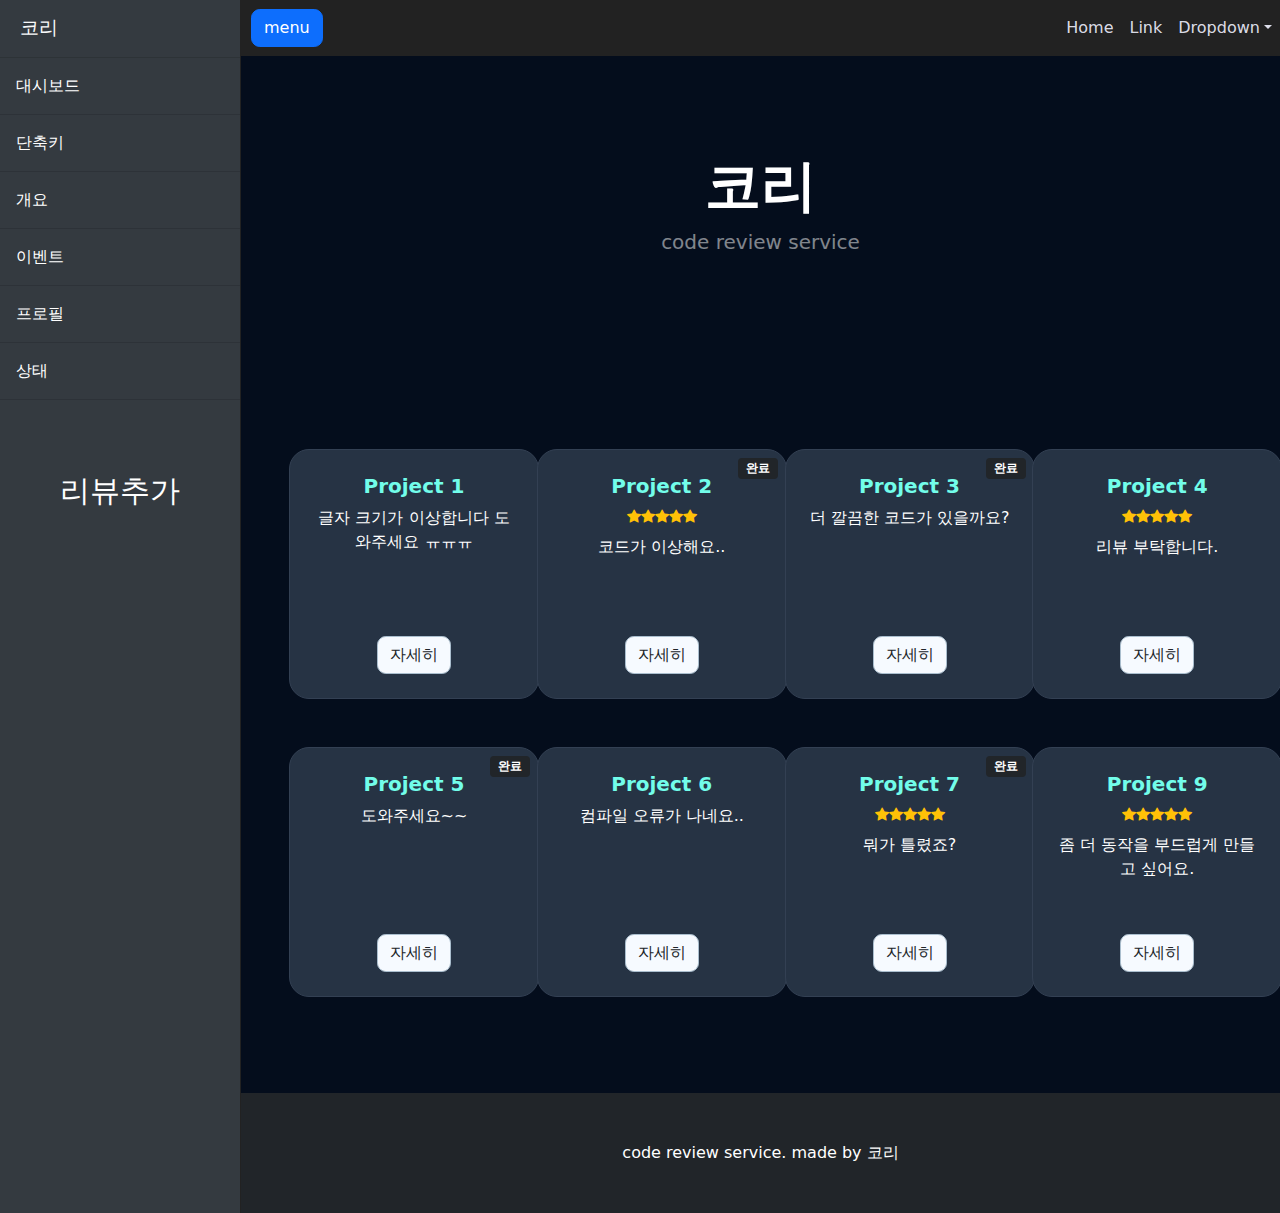
<file: main/index.html>
<!DOCTYPE html>
<html lang="en">
    <head>
        <meta charset="utf-8" />
        <meta name="viewport" content="width=device-width, initial-scale=1, shrink-to-fit=no" />
        <meta name="description" content="" />
        <meta name="author" content="" />
        <title>코리뷰 아이디어톤</title>
        <!-- Favicon-->
        <link rel="icon" type="image/x-icon" href="assets/favicon.ico" />
        <!-- Bootstrap icons-->
        <link href="https://cdn.jsdelivr.net/npm/bootstrap-icons@1.5.0/font/bootstrap-icons.css" rel="stylesheet" />
        <!-- Core theme CSS (includes Bootstrap)-->
        <link href="css/styles.css" rel="stylesheet" />
    </head>
    <body>
        <div class="d-flex" id="wrapper">
            <!-- Sidebar-->
            <div class="border-end bg-graydark" id="sidebar-wrapper">
                <div class="sidebar-heading border-bottom-navy bg-graydark">코리</div>
                <div class="list-group list-group-flush">
                    <a class="list-group-item list-group-item-action list-group-item-light p-3" href="#!">대시보드</a>
                    <a class="list-group-item list-group-item-action list-group-item-light p-3" href="#!">단축키</a>
                    <a class="list-group-item list-group-item-action list-group-item-light p-3" href="#!">개요</a>
                    <a class="list-group-item list-group-item-action list-group-item-light p-3" href="#!">이벤트</a>
                    <a class="list-group-item list-group-item-action list-group-item-light p-3" href="#!">프로필</a>
                    <a class="list-group-item list-group-item-action list-group-item-light p-3" href="#!">상태</a>
                    <a class="list-group-item list-group-item-action list-group-item-light p-3" href="#!" id="review">리뷰추가</a>
                </div>
            </div>
            <!-- Page content wrapper-->
            <div id="page-content-wrapper">
                <!-- Top navigation-->
                <nav class="navbar navbar-expand-lg navbar-light bg-lightdark">
                    <div class="container-fluid">
                        <button class="btn btn-primary" id="sidebarToggle">menu</button>
                        <button class="navbar-toggler" type="button" data-bs-toggle="collapse" data-bs-target="#navbarSupportedContent" aria-controls="navbarSupportedContent" aria-expanded="false" aria-label="Toggle navigation"><span class="navbar-toggler-icon"></span></button>
                        <div class="collapse navbar-collapse" id="navbarSupportedContent">
                            <ul class="navbar-nav ms-auto mt-2 mt-lg-0">
                                <li class="nav-item active"><a class="nav-link" href="#!">Home</a></li>
                                <li class="nav-item"><a class="nav-link" href="#!">Link</a></li>
                                <li class="nav-item dropdown">
                                    <a class="nav-link dropdown-toggle" id="navbarDropdown" href="#" role="button" data-bs-toggle="dropdown" aria-haspopup="true" aria-expanded="false">Dropdown</a>
                                    <div class="dropdown-menu dropdown-menu-end" aria-labelledby="navbarDropdown">
                                        <a class="dropdown-item" href="#!">Hello!</a>
                                        <a class="dropdown-item" href="#!">Created by</a>
                                        <div class="dropdown-divider"></div>
                                        <a class="dropdown-item" href="#!">June-K</a>
                                    </div>
                                </li>
                            </ul>
                        </div>
                    </div>
                </nav>
                <!-- Page content-->
                <div class="container-fluid">
                    <!-- Header-->
        <header class="bg-img py-5">
            <div class="container px-4 px-lg-5 my-5">
                <div class="text-center text-white">
                    <h1 class="display-4 fw-bolder2">코리</h1>
                    <p class="lead fw-normal text-white-50 mb-0">code review service</p>
                </div>
            </div>
        </header>
        <!-- Section-->
        <section class="py-5">
            <div class="container px-4 px-lg-5 mt-5">
                <div class="row gx-4 gx-lg-5 row-cols-2 row-cols-md-3 row-cols-xl-4 justify-content-center">
                    <div class="col mb-5">
                        <div class="card h-100">
                            <!-- Product details-->
                            <div class="card-body p-4">
                                <div class="text-center text-white">
                                    <!-- Product name-->
                                    <h5 class="fw-bolder">Project 1</h5>
                                    <!-- Product price-->
                                    글자 크기가 이상합니다 도와주세요 ㅠㅠㅠ
                                </div>
                            </div>
                            <!-- Product actions-->
                            <div class="card-footer p-4 pt-0 border-top-0 bg-transparent">
                                <div class="text-center"><a class="btn btn-outline-dark mt-auto" href="../detail/detail.html">자세히</a></div>
                            </div>
                        </div>
                    </div>
                    <div class="col mb-5">
                        <div class="card h-100">
                            <!-- Sale badge-->
                            <div class="badge bg-dark text-white position-absolute" style="top: 0.5rem; right: 0.5rem">완료</div>
                            <!-- Product image-->
                            <!-- Product details-->
                            <div class="card-body p-4">
                                <div class="text-center text-white">
                                    <!-- Product name-->
                                    <h5 class="fw-bolder">Project 2</h5>
                                    <!-- Product reviews-->
                                    <div class="d-flex justify-content-center small text-warning mb-2">
                                        <div class="bi-star-fill"></div>
                                        <div class="bi-star-fill"></div>
                                        <div class="bi-star-fill"></div>
                                        <div class="bi-star-fill"></div>
                                        <div class="bi-star-fill"></div>
                                    </div>
                                    <!-- Product price-->
                                    코드가 이상해요..
                                </div>
                            </div>
                            <!-- Product actions-->
                            <div class="card-footer p-4 pt-0 border-top-0 bg-transparent">
                                <div class="text-center"><a class="btn btn-outline-dark mt-auto" href="../detail/detail.html">자세히</a></div>
                            </div>
                        </div>
                    </div>
                    <div class="col mb-5">
                        <div class="card h-100">
                            <!-- Sale badge-->
                            <div class="badge bg-dark text-white position-absolute" style="top: 0.5rem; right: 0.5rem">완료</div>
                            <!-- Product image-->
                            <!-- Product details-->
                            <div class="card-body p-4">
                                <div class="text-center text-white" >
                                    <!-- Product name-->
                                    <h5 class="fw-bolder">Project 3</h5>
                                    <!-- Product price-->
                                    더 깔끔한 코드가 있을까요?
                                </div>
                            </div>
                            <!-- Product actions-->
                            <div class="card-footer p-4 pt-0 border-top-0 bg-transparent">
                                <div class="text-center"><a class="btn btn-outline-dark mt-auto" href="../detail/detail.html"> 자세히 </a></div>
                            </div>
                        </div>
                    </div>
                    <div class="col mb-5">
                        <div class="card h-100">
                            <!-- Product image-->
                            <!-- Product details-->
                            <div class="card-body p-4">
                                <div class="text-center text-white">
                                    <!-- Product name-->
                                    <h5 class="fw-bolder">Project 4</h5>
                                    <!-- Product reviews-->
                                    <div class="d-flex justify-content-center small text-warning mb-2">
                                        <div class="bi-star-fill"></div>
                                        <div class="bi-star-fill"></div>
                                        <div class="bi-star-fill"></div>
                                        <div class="bi-star-fill"></div>
                                        <div class="bi-star-fill"></div>
                                    </div>
                                    <!-- Product price-->
                                    리뷰 부탁합니다.
                                </div>
                            </div>
                            <!-- Product actions-->
                            <div class="card-footer p-4 pt-0 border-top-0 bg-transparent">
                                <div class="text-center"><a class="btn btn-outline-dark mt-auto" href="../detail/detail.html"> 자세히 </a></div>
                            </div>
                        </div>
                    </div>
                    <div class="col mb-5">
                        <div class="card h-100">
                            <!-- Sale badge-->
                            <div class="badge bg-dark text-white position-absolute" style="top: 0.5rem; right: 0.5rem">완료</div>
                            <!-- Product image-->
                            <!-- Product details-->
                            <div class="card-body p-4">
                                <div class="text-center text-white" >
                                    <!-- Product name-->
                                    <h5 class="fw-bolder">Project 5</h5>
                                    <!-- Product price-->
                                    도와주세요~~
                                </div>
                            </div>
                            <!-- Product actions-->
                            <div class="card-footer p-4 pt-0 border-top-0 bg-transparent">
                                <div class="text-center"><a class="btn btn-outline-dark mt-auto" href="../detail/detail.html">자세히</a></div>
                            </div>
                        </div>
                    </div>
                    <div class="col mb-5">
                        <div class="card h-100">
                            <!-- Product image-->
                            <!-- Product details-->
                            <div class="card-body p-4">
                                <div class="text-center text-white" >
                                    <!-- Product name-->
                                    <h5 class="fw-bolder">Project 6</h5>
                                    <!-- Product price-->
                                    컴파일 오류가 나네요..
                                </div>
                            </div>
                            <!-- Product actions-->
                            <div class="card-footer p-4 pt-0 border-top-0 bg-transparent">
                                <div class="text-center"><a class="btn btn-outline-dark mt-auto" href="../detail/detail.html">자세히</a></div>
                            </div>
                        </div>
                    </div>
                    <div class="col mb-5">
                        <div class="card h-100">
                            <!-- Sale badge-->
                            <div class="badge bg-dark text-white position-absolute" style="top: 0.5rem; right: 0.5rem">완료</div>
                            <!-- Product image-->
                            <!-- Product details-->
                            <div class="card-body p-4">
                                <div class="text-center text-white">
                                    <!-- Product name-->
                                    <h5 class="fw-bolder">Project 7</h5>
                                    <!-- Product reviews-->
                                    <div class="d-flex justify-content-center small text-warning mb-2">
                                        <div class="bi-star-fill"></div>
                                        <div class="bi-star-fill"></div>
                                        <div class="bi-star-fill"></div>
                                        <div class="bi-star-fill"></div>
                                        <div class="bi-star-fill"></div>
                                    </div>
                                    <!-- Product price-->
                                    뭐가 틀렸죠?
                                </div>
                            </div>
                            <!-- Product actions-->
                            <div class="card-footer p-4 pt-0 border-top-0 bg-transparent">
                                <div class="text-center"><a class="btn btn-outline-dark mt-auto" href="../detail/detail.html">자세히 </a></div>
                            </div>
                        </div>
                    </div>
                    <div class="col mb-5">
                        <div class="card h-100">
                            <!-- Product image-->
                            <!-- Product details-->
                            <div class="card-body p-4">
                                <div class="text-center text-white">
                                    <!-- Product name-->
                                    <h5 class="fw-bolder">Project 9</h5>
                                    <!-- Product reviews-->
                                    <div class="d-flex justify-content-center small text-warning mb-2">
                                        <div class="bi-star-fill"></div>
                                        <div class="bi-star-fill"></div>
                                        <div class="bi-star-fill"></div>
                                        <div class="bi-star-fill"></div>
                                        <div class="bi-star-fill"></div>
                                    </div>
                                    <!-- Product price-->
                                    좀 더 동작을 부드럽게 만들고 싶어요.
                                </div>
                            </div>
                            <!-- Product actions-->
                            <div class="card-footer p-4 pt-0 border-top-0 bg-transparent">
                                <div class="text-center"><a class="btn btn-outline-dark mt-auto" href="../detail/detail.html">자세히</a></div>
                            </div>
                        </div>
                    </div>
                </div>
            </div>
        </section>
        <!-- Footer-->
        <footer class="py-5 bg-dark">
            <div class="container"><p class="m-0 text-center text-white">code review service. made by 코리</p></div>
        </footer>
                </div>
            </div>
        </div>
        <!-- Bootstrap core JS-->
        <script src="https://cdn.jsdelivr.net/npm/bootstrap@5.0.1/dist/js/bootstrap.bundle.min.js"></script>
        <!-- Core theme JS-->
        <script src="js/scripts.js"></script>
    </body>
</html>
</file>
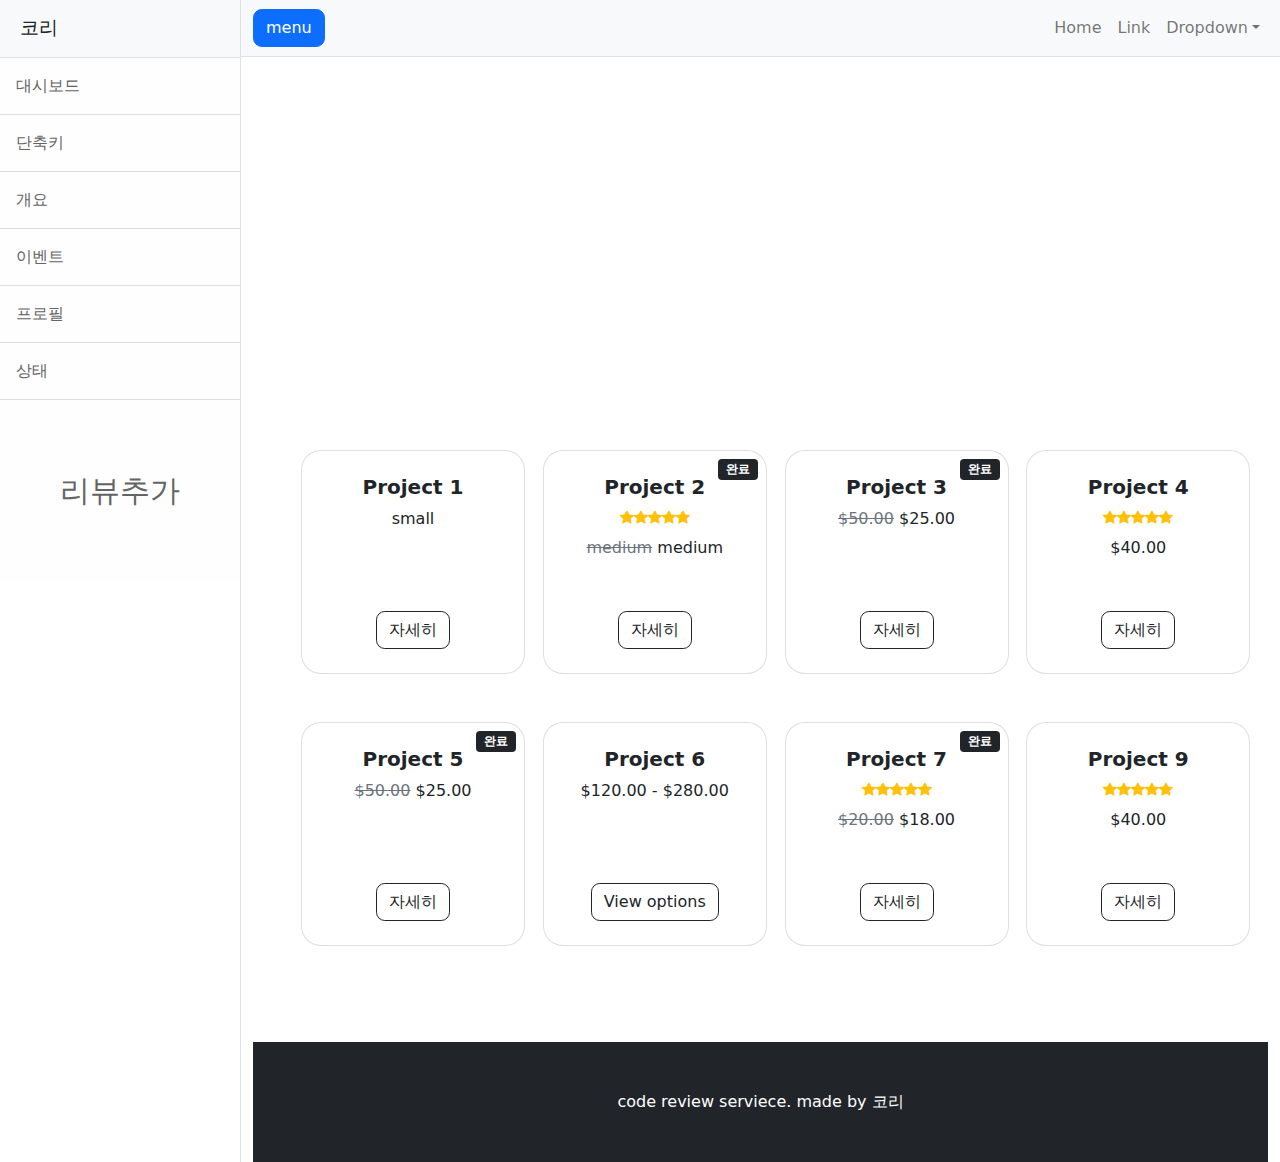
<file: main/startbootstrap-simple-sidebar-gh-pages/index.html>
<!DOCTYPE html>
<html lang="en">
    <head>
        <meta charset="utf-8" />
        <meta name="viewport" content="width=device-width, initial-scale=1, shrink-to-fit=no" />
        <meta name="description" content="" />
        <meta name="author" content="" />
        <title>코리뷰 아이디어톤</title>
        <!-- Favicon-->
        <link rel="icon" type="image/x-icon" href="assets/favicon.ico" />
        <!-- Bootstrap icons-->
        <link href="https://cdn.jsdelivr.net/npm/bootstrap-icons@1.5.0/font/bootstrap-icons.css" rel="stylesheet" />
        <!-- Core theme CSS (includes Bootstrap)-->
        <link href="css/styles.css" rel="stylesheet" />
    </head>
    <body>
        <div class="d-flex" id="wrapper">
            <!-- Sidebar-->
            <div class="border-end bg-white" id="sidebar-wrapper">
                <div class="sidebar-heading border-bottom bg-light">코리</div>
                <div class="list-group list-group-flush">
                    <a class="list-group-item list-group-item-action list-group-item-light p-3" href="#!">대시보드</a>
                    <a class="list-group-item list-group-item-action list-group-item-light p-3" href="#!">단축키</a>
                    <a class="list-group-item list-group-item-action list-group-item-light p-3" href="#!">개요</a>
                    <a class="list-group-item list-group-item-action list-group-item-light p-3" href="#!">이벤트</a>
                    <a class="list-group-item list-group-item-action list-group-item-light p-3" href="#!">프로필</a>
                    <a class="list-group-item list-group-item-action list-group-item-light p-3" href="#!">상태</a>
                    <a class="list-group-item list-group-item-action list-group-item-light p-3" href="#!" id="review">리뷰추가</a>
                </div>
            </div>
            <!-- Page content wrapper-->
            <div id="page-content-wrapper">
                <!-- Top navigation-->
                <nav class="navbar navbar-expand-lg navbar-light bg-light border-bottom">
                    <div class="container-fluid">
                        <button class="btn btn-primary" id="sidebarToggle">menu</button>
                        <button class="navbar-toggler" type="button" data-bs-toggle="collapse" data-bs-target="#navbarSupportedContent" aria-controls="navbarSupportedContent" aria-expanded="false" aria-label="Toggle navigation"><span class="navbar-toggler-icon"></span></button>
                        <div class="collapse navbar-collapse" id="navbarSupportedContent">
                            <ul class="navbar-nav ms-auto mt-2 mt-lg-0">
                                <li class="nav-item active"><a class="nav-link" href="#!">Home</a></li>
                                <li class="nav-item"><a class="nav-link" href="#!">Link</a></li>
                                <li class="nav-item dropdown">
                                    <a class="nav-link dropdown-toggle" id="navbarDropdown" href="#" role="button" data-bs-toggle="dropdown" aria-haspopup="true" aria-expanded="false">Dropdown</a>
                                    <div class="dropdown-menu dropdown-menu-end" aria-labelledby="navbarDropdown">
                                        <a class="dropdown-item" href="#!">Action</a>
                                        <a class="dropdown-item" href="#!">Another action</a>
                                        <div class="dropdown-divider"></div>
                                        <a class="dropdown-item" href="#!">Something else here</a>
                                    </div>
                                </li>
                            </ul>
                        </div>
                    </div>
                </nav>
                <!-- Page content-->
                <div class="container-fluid">
                    <!-- Header-->
        <header class="bg-img py-5">
            <div class="container px-4 px-lg-5 my-5">
                <div class="text-center text-white">
                    <h1 class="display-4 fw-bolder">코리</h1>
                    <p class="lead fw-normal text-white-50 mb-0">code review serviece</p>
                </div>
            </div>
        </header>
        <!-- Section-->
        <section class="py-5">
            <div class="container px-4 px-lg-5 mt-5">
                <div class="row gx-4 gx-lg-5 row-cols-2 row-cols-md-3 row-cols-xl-4 justify-content-center">
                    <div class="col mb-5">
                        <div class="card h-100">
                            <!-- Product details-->
                            <div class="card-body p-4">
                                <div class="text-center">
                                    <!-- Product name-->
                                    <h5 class="fw-bolder">Project 1</h5>
                                    <!-- Product price-->
                                    small
                                </div>
                            </div>
                            <!-- Product actions-->
                            <div class="card-footer p-4 pt-0 border-top-0 bg-transparent">
                                <div class="text-center"><a class="btn btn-outline-dark mt-auto" href="#">자세히</a></div>
                            </div>
                        </div>
                    </div>
                    <div class="col mb-5">
                        <div class="card h-100">
                            <!-- Sale badge-->
                            <div class="badge bg-dark text-white position-absolute" style="top: 0.5rem; right: 0.5rem">완료</div>
                            <!-- Product image-->
                            <!-- Product details-->
                            <div class="card-body p-4">
                                <div class="text-center">
                                    <!-- Product name-->
                                    <h5 class="fw-bolder">Project 2</h5>
                                    <!-- Product reviews-->
                                    <div class="d-flex justify-content-center small text-warning mb-2">
                                        <div class="bi-star-fill"></div>
                                        <div class="bi-star-fill"></div>
                                        <div class="bi-star-fill"></div>
                                        <div class="bi-star-fill"></div>
                                        <div class="bi-star-fill"></div>
                                    </div>
                                    <!-- Product price-->
                                    <span class="text-muted text-decoration-line-through">medium</span>
                                    medium
                                </div>
                            </div>
                            <!-- Product actions-->
                            <div class="card-footer p-4 pt-0 border-top-0 bg-transparent">
                                <div class="text-center"><a class="btn btn-outline-dark mt-auto" href="#">자세히</a></div>
                            </div>
                        </div>
                    </div>
                    <div class="col mb-5">
                        <div class="card h-100">
                            <!-- Sale badge-->
                            <div class="badge bg-dark text-white position-absolute" style="top: 0.5rem; right: 0.5rem">완료</div>
                            <!-- Product image-->
                            <!-- Product details-->
                            <div class="card-body p-4">
                                <div class="text-center">
                                    <!-- Product name-->
                                    <h5 class="fw-bolder">Project 3</h5>
                                    <!-- Product price-->
                                    <span class="text-muted text-decoration-line-through">$50.00</span>
                                    $25.00
                                </div>
                            </div>
                            <!-- Product actions-->
                            <div class="card-footer p-4 pt-0 border-top-0 bg-transparent">
                                <div class="text-center"><a class="btn btn-outline-dark mt-auto" href="#"> 자세히 </a></div>
                            </div>
                        </div>
                    </div>
                    <div class="col mb-5">
                        <div class="card h-100">
                            <!-- Product image-->
                            <!-- Product details-->
                            <div class="card-body p-4">
                                <div class="text-center">
                                    <!-- Product name-->
                                    <h5 class="fw-bolder">Project 4</h5>
                                    <!-- Product reviews-->
                                    <div class="d-flex justify-content-center small text-warning mb-2">
                                        <div class="bi-star-fill"></div>
                                        <div class="bi-star-fill"></div>
                                        <div class="bi-star-fill"></div>
                                        <div class="bi-star-fill"></div>
                                        <div class="bi-star-fill"></div>
                                    </div>
                                    <!-- Product price-->
                                    $40.00
                                </div>
                            </div>
                            <!-- Product actions-->
                            <div class="card-footer p-4 pt-0 border-top-0 bg-transparent">
                                <div class="text-center"><a class="btn btn-outline-dark mt-auto" href="#"> 자세히 </a></div>
                            </div>
                        </div>
                    </div>
                    <div class="col mb-5">
                        <div class="card h-100">
                            <!-- Sale badge-->
                            <div class="badge bg-dark text-white position-absolute" style="top: 0.5rem; right: 0.5rem">완료</div>
                            <!-- Product image-->
                            <!-- Product details-->
                            <div class="card-body p-4">
                                <div class="text-center">
                                    <!-- Product name-->
                                    <h5 class="fw-bolder">Project 5</h5>
                                    <!-- Product price-->
                                    <span class="text-muted text-decoration-line-through">$50.00</span>
                                    $25.00
                                </div>
                            </div>
                            <!-- Product actions-->
                            <div class="card-footer p-4 pt-0 border-top-0 bg-transparent">
                                <div class="text-center"><a class="btn btn-outline-dark mt-auto" href="#">자세히</a></div>
                            </div>
                        </div>
                    </div>
                    <div class="col mb-5">
                        <div class="card h-100">
                            <!-- Product image-->
                            <!-- Product details-->
                            <div class="card-body p-4">
                                <div class="text-center">
                                    <!-- Product name-->
                                    <h5 class="fw-bolder">Project 6</h5>
                                    <!-- Product price-->
                                    $120.00 - $280.00
                                </div>
                            </div>
                            <!-- Product actions-->
                            <div class="card-footer p-4 pt-0 border-top-0 bg-transparent">
                                <div class="text-center"><a class="btn btn-outline-dark mt-auto" href="#">View options</a></div>
                            </div>
                        </div>
                    </div>
                    <div class="col mb-5">
                        <div class="card h-100">
                            <!-- Sale badge-->
                            <div class="badge bg-dark text-white position-absolute" style="top: 0.5rem; right: 0.5rem">완료</div>
                            <!-- Product image-->
                            <!-- Product details-->
                            <div class="card-body p-4">
                                <div class="text-center">
                                    <!-- Product name-->
                                    <h5 class="fw-bolder">Project 7</h5>
                                    <!-- Product reviews-->
                                    <div class="d-flex justify-content-center small text-warning mb-2">
                                        <div class="bi-star-fill"></div>
                                        <div class="bi-star-fill"></div>
                                        <div class="bi-star-fill"></div>
                                        <div class="bi-star-fill"></div>
                                        <div class="bi-star-fill"></div>
                                    </div>
                                    <!-- Product price-->
                                    <span class="text-muted text-decoration-line-through">$20.00</span>
                                    $18.00
                                </div>
                            </div>
                            <!-- Product actions-->
                            <div class="card-footer p-4 pt-0 border-top-0 bg-transparent">
                                <div class="text-center"><a class="btn btn-outline-dark mt-auto" href="#">자세히 </a></div>
                            </div>
                        </div>
                    </div>
                    <div class="col mb-5">
                        <div class="card h-100">
                            <!-- Product image-->
                            <!-- Product details-->
                            <div class="card-body p-4">
                                <div class="text-center">
                                    <!-- Product name-->
                                    <h5 class="fw-bolder">Project 9</h5>
                                    <!-- Product reviews-->
                                    <div class="d-flex justify-content-center small text-warning mb-2">
                                        <div class="bi-star-fill"></div>
                                        <div class="bi-star-fill"></div>
                                        <div class="bi-star-fill"></div>
                                        <div class="bi-star-fill"></div>
                                        <div class="bi-star-fill"></div>
                                    </div>
                                    <!-- Product price-->
                                    $40.00
                                </div>
                            </div>
                            <!-- Product actions-->
                            <div class="card-footer p-4 pt-0 border-top-0 bg-transparent">
                                <div class="text-center"><a class="btn btn-outline-dark mt-auto" href="#">자세히</a></div>
                            </div>
                        </div>
                    </div>
                </div>
            </div>
        </section>
        <!-- Footer-->
        <footer class="py-5 bg-dark">
            <div class="container"><p class="m-0 text-center text-white">code review serviece. made by 코리</p></div>
        </footer>
                </div>
            </div>
        </div>
        <!-- Bootstrap core JS-->
        <script src="https://cdn.jsdelivr.net/npm/bootstrap@5.0.1/dist/js/bootstrap.bundle.min.js"></script>
        <!-- Core theme JS-->
        <script src="js/scripts.js"></script>
    </body>
</html>
</file>
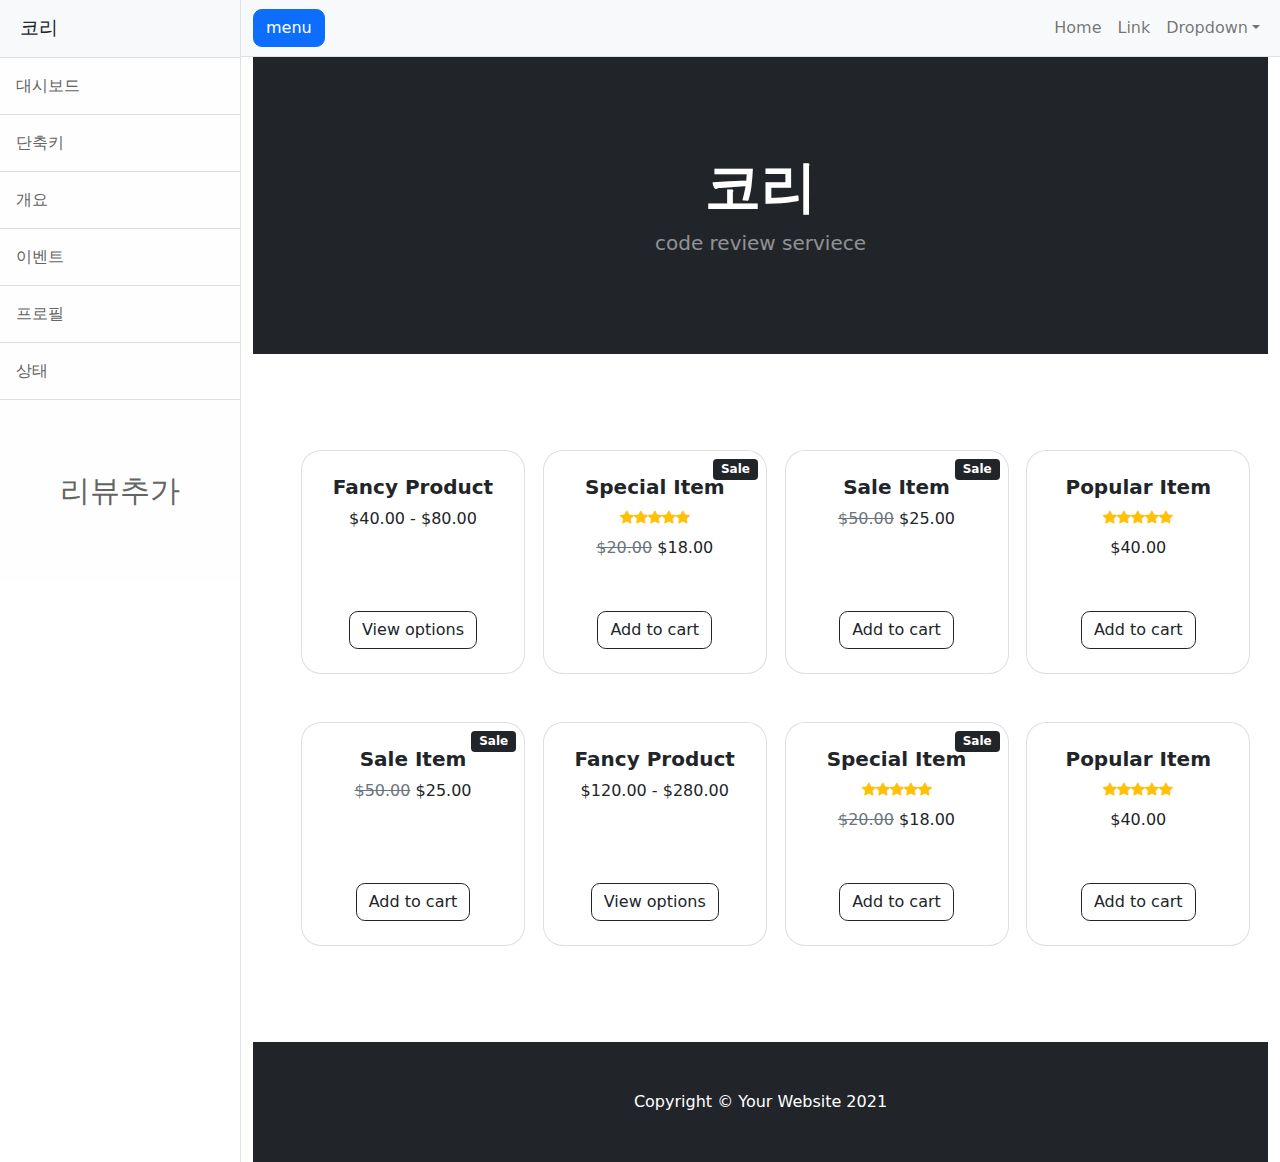
<file: 자료 1/startbootstrap-simple-sidebar-gh-pages/index.html>
<!DOCTYPE html>
<html lang="en">
    <head>
        <meta charset="utf-8" />
        <meta name="viewport" content="width=device-width, initial-scale=1, shrink-to-fit=no" />
        <meta name="description" content="" />
        <meta name="author" content="" />
        <title>코리뷰 아이디어톤</title>
        <!-- Favicon-->
        <link rel="icon" type="image/x-icon" href="assets/favicon.ico" />
        <!-- Bootstrap icons-->
        <link href="https://cdn.jsdelivr.net/npm/bootstrap-icons@1.5.0/font/bootstrap-icons.css" rel="stylesheet" />
        <!-- Core theme CSS (includes Bootstrap)-->
        <link href="css/styles.css" rel="stylesheet" />
    </head>
    <body>
        <div class="d-flex" id="wrapper">
            <!-- Sidebar-->
            <div class="border-end bg-white" id="sidebar-wrapper">
                <div class="sidebar-heading border-bottom bg-light">코리</div>
                <div class="list-group list-group-flush">
                    <a class="list-group-item list-group-item-action list-group-item-light p-3" href="#!">대시보드</a>
                    <a class="list-group-item list-group-item-action list-group-item-light p-3" href="#!">단축키</a>
                    <a class="list-group-item list-group-item-action list-group-item-light p-3" href="#!">개요</a>
                    <a class="list-group-item list-group-item-action list-group-item-light p-3" href="#!">이벤트</a>
                    <a class="list-group-item list-group-item-action list-group-item-light p-3" href="#!">프로필</a>
                    <a class="list-group-item list-group-item-action list-group-item-light p-3" href="#!">상태</a>
                    <a class="list-group-item list-group-item-action list-group-item-light p-3" href="#!" id="review">리뷰추가</a>
                </div>
            </div>
            <!-- Page content wrapper-->
            <div id="page-content-wrapper">
                <!-- Top navigation-->
                <nav class="navbar navbar-expand-lg navbar-light bg-light border-bottom">
                    <div class="container-fluid">
                        <button class="btn btn-primary" id="sidebarToggle">menu</button>
                        <button class="navbar-toggler" type="button" data-bs-toggle="collapse" data-bs-target="#navbarSupportedContent" aria-controls="navbarSupportedContent" aria-expanded="false" aria-label="Toggle navigation"><span class="navbar-toggler-icon"></span></button>
                        <div class="collapse navbar-collapse" id="navbarSupportedContent">
                            <ul class="navbar-nav ms-auto mt-2 mt-lg-0">
                                <li class="nav-item active"><a class="nav-link" href="#!">Home</a></li>
                                <li class="nav-item"><a class="nav-link" href="#!">Link</a></li>
                                <li class="nav-item dropdown">
                                    <a class="nav-link dropdown-toggle" id="navbarDropdown" href="#" role="button" data-bs-toggle="dropdown" aria-haspopup="true" aria-expanded="false">Dropdown</a>
                                    <div class="dropdown-menu dropdown-menu-end" aria-labelledby="navbarDropdown">
                                        <a class="dropdown-item" href="#!">Action</a>
                                        <a class="dropdown-item" href="#!">Another action</a>
                                        <div class="dropdown-divider"></div>
                                        <a class="dropdown-item" href="#!">Something else here</a>
                                    </div>
                                </li>
                            </ul>
                        </div>
                    </div>
                </nav>
                <!-- Page content-->
                <div class="container-fluid">
                    <!-- Header-->
        <header class="bg-dark py-5">
            <div class="container px-4 px-lg-5 my-5">
                <div class="text-center text-white">
                    <h1 class="display-4 fw-bolder">코리</h1>
                    <p class="lead fw-normal text-white-50 mb-0">code review serviece</p>
                </div>
            </div>
        </header>
        <!-- Section-->
        <section class="py-5">
            <div class="container px-4 px-lg-5 mt-5">
                <div class="row gx-4 gx-lg-5 row-cols-2 row-cols-md-3 row-cols-xl-4 justify-content-center">
                    <div class="col mb-5">
                        <div class="card h-100">
                            <!-- Product details-->
                            <div class="card-body p-4">
                                <div class="text-center">
                                    <!-- Product name-->
                                    <h5 class="fw-bolder">Fancy Product</h5>
                                    <!-- Product price-->
                                    $40.00 - $80.00
                                </div>
                            </div>
                            <!-- Product actions-->
                            <div class="card-footer p-4 pt-0 border-top-0 bg-transparent">
                                <div class="text-center"><a class="btn btn-outline-dark mt-auto" href="#">View options</a></div>
                            </div>
                        </div>
                    </div>
                    <div class="col mb-5">
                        <div class="card h-100">
                            <!-- Sale badge-->
                            <div class="badge bg-dark text-white position-absolute" style="top: 0.5rem; right: 0.5rem">Sale</div>
                            <!-- Product image-->
                            <!-- Product details-->
                            <div class="card-body p-4">
                                <div class="text-center">
                                    <!-- Product name-->
                                    <h5 class="fw-bolder">Special Item</h5>
                                    <!-- Product reviews-->
                                    <div class="d-flex justify-content-center small text-warning mb-2">
                                        <div class="bi-star-fill"></div>
                                        <div class="bi-star-fill"></div>
                                        <div class="bi-star-fill"></div>
                                        <div class="bi-star-fill"></div>
                                        <div class="bi-star-fill"></div>
                                    </div>
                                    <!-- Product price-->
                                    <span class="text-muted text-decoration-line-through">$20.00</span>
                                    $18.00
                                </div>
                            </div>
                            <!-- Product actions-->
                            <div class="card-footer p-4 pt-0 border-top-0 bg-transparent">
                                <div class="text-center"><a class="btn btn-outline-dark mt-auto" href="#">Add to cart</a></div>
                            </div>
                        </div>
                    </div>
                    <div class="col mb-5">
                        <div class="card h-100">
                            <!-- Sale badge-->
                            <div class="badge bg-dark text-white position-absolute" style="top: 0.5rem; right: 0.5rem">Sale</div>
                            <!-- Product image-->
                            <!-- Product details-->
                            <div class="card-body p-4">
                                <div class="text-center">
                                    <!-- Product name-->
                                    <h5 class="fw-bolder">Sale Item</h5>
                                    <!-- Product price-->
                                    <span class="text-muted text-decoration-line-through">$50.00</span>
                                    $25.00
                                </div>
                            </div>
                            <!-- Product actions-->
                            <div class="card-footer p-4 pt-0 border-top-0 bg-transparent">
                                <div class="text-center"><a class="btn btn-outline-dark mt-auto" href="#">Add to cart</a></div>
                            </div>
                        </div>
                    </div>
                    <div class="col mb-5">
                        <div class="card h-100">
                            <!-- Product image-->
                            <!-- Product details-->
                            <div class="card-body p-4">
                                <div class="text-center">
                                    <!-- Product name-->
                                    <h5 class="fw-bolder">Popular Item</h5>
                                    <!-- Product reviews-->
                                    <div class="d-flex justify-content-center small text-warning mb-2">
                                        <div class="bi-star-fill"></div>
                                        <div class="bi-star-fill"></div>
                                        <div class="bi-star-fill"></div>
                                        <div class="bi-star-fill"></div>
                                        <div class="bi-star-fill"></div>
                                    </div>
                                    <!-- Product price-->
                                    $40.00
                                </div>
                            </div>
                            <!-- Product actions-->
                            <div class="card-footer p-4 pt-0 border-top-0 bg-transparent">
                                <div class="text-center"><a class="btn btn-outline-dark mt-auto" href="#">Add to cart</a></div>
                            </div>
                        </div>
                    </div>
                    <div class="col mb-5">
                        <div class="card h-100">
                            <!-- Sale badge-->
                            <div class="badge bg-dark text-white position-absolute" style="top: 0.5rem; right: 0.5rem">Sale</div>
                            <!-- Product image-->
                            <!-- Product details-->
                            <div class="card-body p-4">
                                <div class="text-center">
                                    <!-- Product name-->
                                    <h5 class="fw-bolder">Sale Item</h5>
                                    <!-- Product price-->
                                    <span class="text-muted text-decoration-line-through">$50.00</span>
                                    $25.00
                                </div>
                            </div>
                            <!-- Product actions-->
                            <div class="card-footer p-4 pt-0 border-top-0 bg-transparent">
                                <div class="text-center"><a class="btn btn-outline-dark mt-auto" href="#">Add to cart</a></div>
                            </div>
                        </div>
                    </div>
                    <div class="col mb-5">
                        <div class="card h-100">
                            <!-- Product image-->
                            <!-- Product details-->
                            <div class="card-body p-4">
                                <div class="text-center">
                                    <!-- Product name-->
                                    <h5 class="fw-bolder">Fancy Product</h5>
                                    <!-- Product price-->
                                    $120.00 - $280.00
                                </div>
                            </div>
                            <!-- Product actions-->
                            <div class="card-footer p-4 pt-0 border-top-0 bg-transparent">
                                <div class="text-center"><a class="btn btn-outline-dark mt-auto" href="#">View options</a></div>
                            </div>
                        </div>
                    </div>
                    <div class="col mb-5">
                        <div class="card h-100">
                            <!-- Sale badge-->
                            <div class="badge bg-dark text-white position-absolute" style="top: 0.5rem; right: 0.5rem">Sale</div>
                            <!-- Product image-->
                            <!-- Product details-->
                            <div class="card-body p-4">
                                <div class="text-center">
                                    <!-- Product name-->
                                    <h5 class="fw-bolder">Special Item</h5>
                                    <!-- Product reviews-->
                                    <div class="d-flex justify-content-center small text-warning mb-2">
                                        <div class="bi-star-fill"></div>
                                        <div class="bi-star-fill"></div>
                                        <div class="bi-star-fill"></div>
                                        <div class="bi-star-fill"></div>
                                        <div class="bi-star-fill"></div>
                                    </div>
                                    <!-- Product price-->
                                    <span class="text-muted text-decoration-line-through">$20.00</span>
                                    $18.00
                                </div>
                            </div>
                            <!-- Product actions-->
                            <div class="card-footer p-4 pt-0 border-top-0 bg-transparent">
                                <div class="text-center"><a class="btn btn-outline-dark mt-auto" href="#">Add to cart</a></div>
                            </div>
                        </div>
                    </div>
                    <div class="col mb-5">
                        <div class="card h-100">
                            <!-- Product image-->
                            <!-- Product details-->
                            <div class="card-body p-4">
                                <div class="text-center">
                                    <!-- Product name-->
                                    <h5 class="fw-bolder">Popular Item</h5>
                                    <!-- Product reviews-->
                                    <div class="d-flex justify-content-center small text-warning mb-2">
                                        <div class="bi-star-fill"></div>
                                        <div class="bi-star-fill"></div>
                                        <div class="bi-star-fill"></div>
                                        <div class="bi-star-fill"></div>
                                        <div class="bi-star-fill"></div>
                                    </div>
                                    <!-- Product price-->
                                    $40.00
                                </div>
                            </div>
                            <!-- Product actions-->
                            <div class="card-footer p-4 pt-0 border-top-0 bg-transparent">
                                <div class="text-center"><a class="btn btn-outline-dark mt-auto" href="#">Add to cart</a></div>
                            </div>
                        </div>
                    </div>
                </div>
            </div>
        </section>
        <!-- Footer-->
        <footer class="py-5 bg-dark">
            <div class="container"><p class="m-0 text-center text-white">Copyright &copy; Your Website 2021</p></div>
        </footer>
                </div>
            </div>
        </div>
        <!-- Bootstrap core JS-->
        <script src="https://cdn.jsdelivr.net/npm/bootstrap@5.0.1/dist/js/bootstrap.bundle.min.js"></script>
        <!-- Core theme JS-->
        <script src="js/scripts.js"></script>
    </body>
</html>
</file>
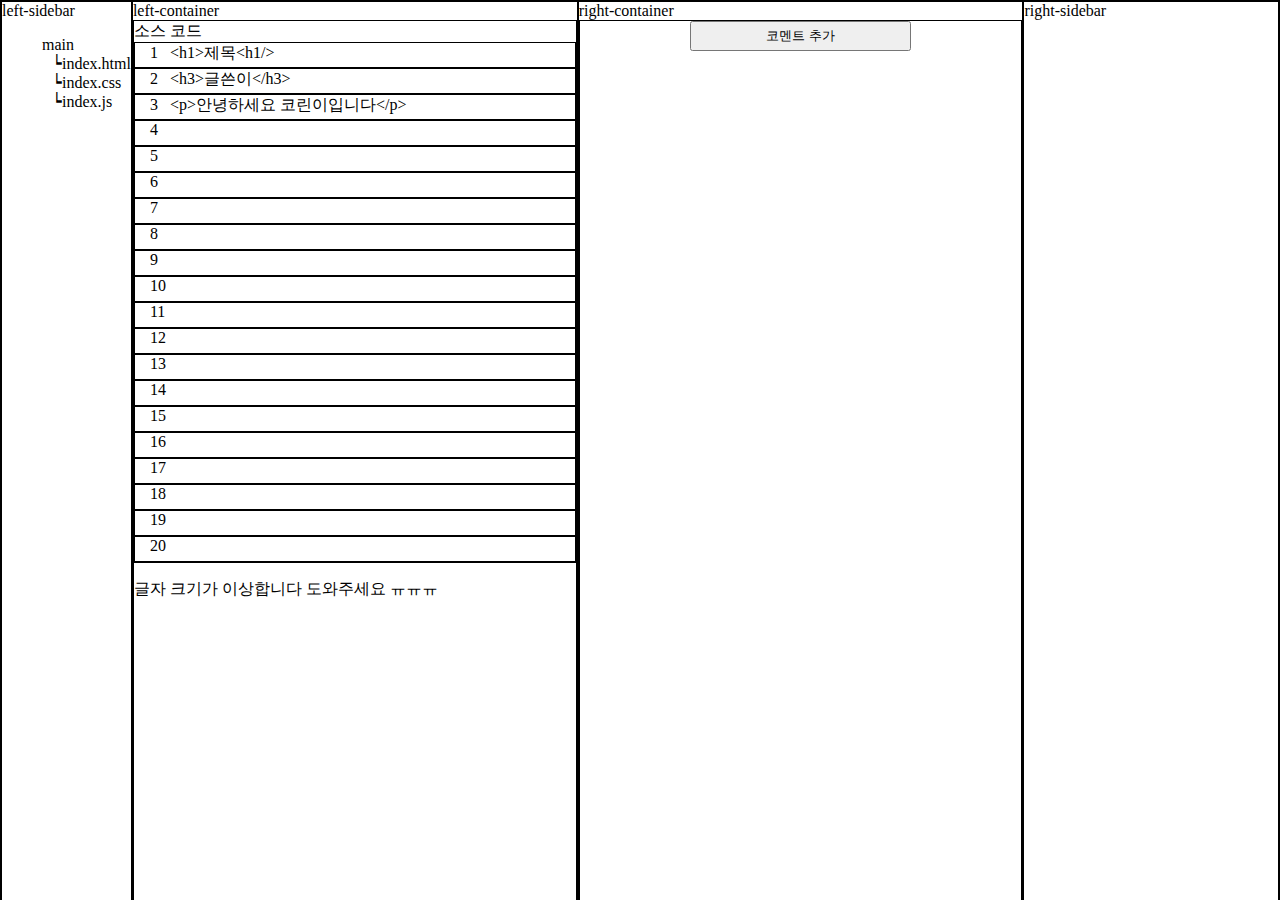
<file: test/detail.html>
<!DOCTYPE html>
<html lang="en">
<head>
    <meta charset="UTF-8">
    <meta http-equiv="X-UA-Compatible" content="IE=edge">
    <meta name="viewport" content="width=device-width, initial-scale=1.0">
    <title>코리뷰</title>
    <link rel="stylesheet" href="./css/detail.css">
</head>
<body>
    <div class="main">
        <div class="left-sidebar container">
            left-sidebar
            <ul>
                <li class="depth1">main</li>
                <li data-key=1 class="depth2">┕index.html</li>
                <li data-key=2 class="depth2">┕index.css</li>
                <li data-key=3 class="depth2">┕index.js</li>
            </ul>
        </div>
        <div class="left-container container">
            left-container
            <div class="code-container">
                소스 코드
            </div>
            <div class="question-container">
                <!-- 작성자 정보, 질문 내용 -->
                <p>글자 크기가 이상합니다 도와주세요 ㅠㅠㅠ</p>
            </div>
        </div>
        <div class="right-container container">
            right-container
            <div class="review-container">
                <button class="create-btn">코멘트 추가</button>
            </div>
            
        </div>
        <div class="right-sidebar container">
            right-sidebar
        </div>
    </div>
    <script src="./data.js"></script>
    <script src="./js/detail.js"></script>
</body>
</html>
</file>
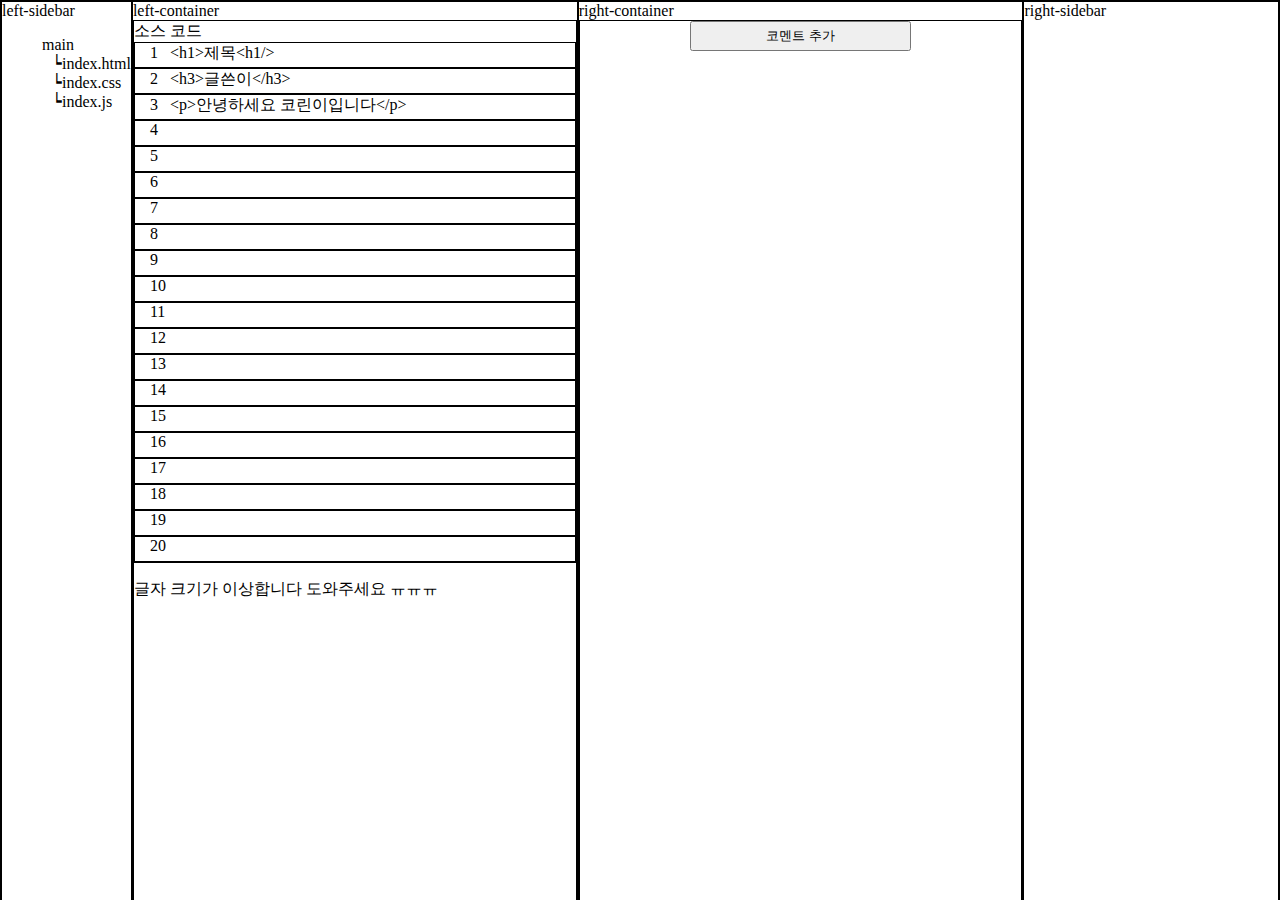
<file: detail/test/test.html>
<!DOCTYPE html>
<html lang="en">
<head>
    <meta charset="UTF-8">
    <meta http-equiv="X-UA-Compatible" content="IE=edge">
    <meta name="viewport" content="width=device-width, initial-scale=1.0">
    <title>코리뷰</title>
    <link rel="stylesheet" href="./css/test.css">
</head>
<body>
    <div class="main">
        <div class="left-sidebar container">
            left-sidebar
            <ul>
                <li class="depth1">main</li>
                <li data-key=1 class="depth2">┕index.html</li>
                <li data-key=2 class="depth2">┕index.css</li>
                <li data-key=3 class="depth2">┕index.js</li>
            </ul>
        </div>
        <div class="left-container container">
            left-container
            <div class="code-container">
                소스 코드
            </div>
            <div class="question-container">
                <!-- 작성자 정보, 질문 내용 -->
                <p>글자 크기가 이상합니다 도와주세요 ㅠㅠㅠ</p>
            </div>
        </div>
        <div class="right-container container">
            right-container
            <div class="review-container">
                <button class="create-btn">코멘트 추가</button>
            </div>
            
        </div>
        <div class="right-sidebar container">
            right-sidebar
        </div>
    </div>
    <script src="./data.js"></script>
    <script src="./js/test.js"></script>
</body>
</html>
</file>
<file: test/css/detail.css>
html, body {
    margin: 0;
    height: 100%;
    overflow: hidden;
}

div {
    border: 1px solid black;
}

form {
    border: 2px solid black;
}

.container {
    height: 100%;
}

.main {
    display: flex;
    height: 100%;
}

.hidden {
    display: none;
}

.left-space {
    margin-left: 15px;
}

/* buttons */
.plus-btn {
    padding: 0;
    width: 15px;
}

.create-btn {
    width: 50%;
    height: 30px;
}

.add-btn {
    display: block;
}

/* common */
.line {
    height: 1.5rem;
}

/* left-sidebar */
.left-sidebar {
    flex-basis: 10%;
}

.left-sidebar ul {
    list-style: none;
}

.left-sidebar .depth2 {
    cursor: pointer;
    margin-left: 10px;
}

.left-sidebar .depth2:hover {
    color: lightblue;
}

/* left-container */
.left-container {
    flex-basis: 35%;
}

.left-container .code-container {
    height: 60%;
    overflow-y: scroll;
}

.left-container .code-container .num {
    display: inline-block;
    width: 20px;
}

.left-container .question-container {
    height: 40%;
}

/* right-container */
.right-container {
    flex-basis: 35%;
}

.right-container .review-container {
    height: 100%;
    display: flex;
    flex-direction: column;
    align-items: center;
}

.right-container .review-container .review-box {
    width: 100%;
}

.right-container .review-container .reviewed-code {
    border: none;
}

.right-container .review-container .reviewed-code .line {
    border: none;
}

.right-sidebar {
    flex-basis: 20%;
}
</file>
<file: detail/test/css/test.css>
html, body {
    margin: 0;
    height: 100%;
    overflow: hidden;
}

div {
    border: 1px solid black;
}

form {
    border: 2px solid black;
}

.container {
    height: 100%;
}

.main {
    display: flex;
    height: 100%;
}

.hidden {
    display: none;
}

.left-space {
    margin-left: 15px;
}

/* buttons */
.plus-btn {
    padding: 0;
    width: 15px;
}

.create-btn {
    width: 50%;
    height: 30px;
}

.add-btn {
    display: block;
}

/* common */
.line {
    height: 1.5rem;
}

/* left-sidebar */
.left-sidebar {
    flex-basis: 10%;
}

.left-sidebar ul {
    list-style: none;
}

.left-sidebar .depth2 {
    cursor: pointer;
    margin-left: 10px;
}

.left-sidebar .depth2:hover {
    color: lightblue;
}

/* left-container */
.left-container {
    flex-basis: 35%;
}

.left-container .code-container {
    height: 60%;
    overflow-y: scroll;
}

.left-container .code-container .num {

    display: inline-block;
    width: 20px;
}

.left-container .question-container {
    height: 40%;
}

/* right-container */
.right-container {
    flex-basis: 35%;
}

.right-container .review-container {
    height: 100%;
    display: flex;
    flex-direction: column;
    align-items: center;
}

.right-container .review-container .review-box {
    width: 100%;
}

.right-container .review-container .reviewed-code {
    border: none;
}

.right-container .review-container .reviewed-code .line {
    border: none;
}

.right-sidebar {
    flex-basis: 20%;
}
</file>
